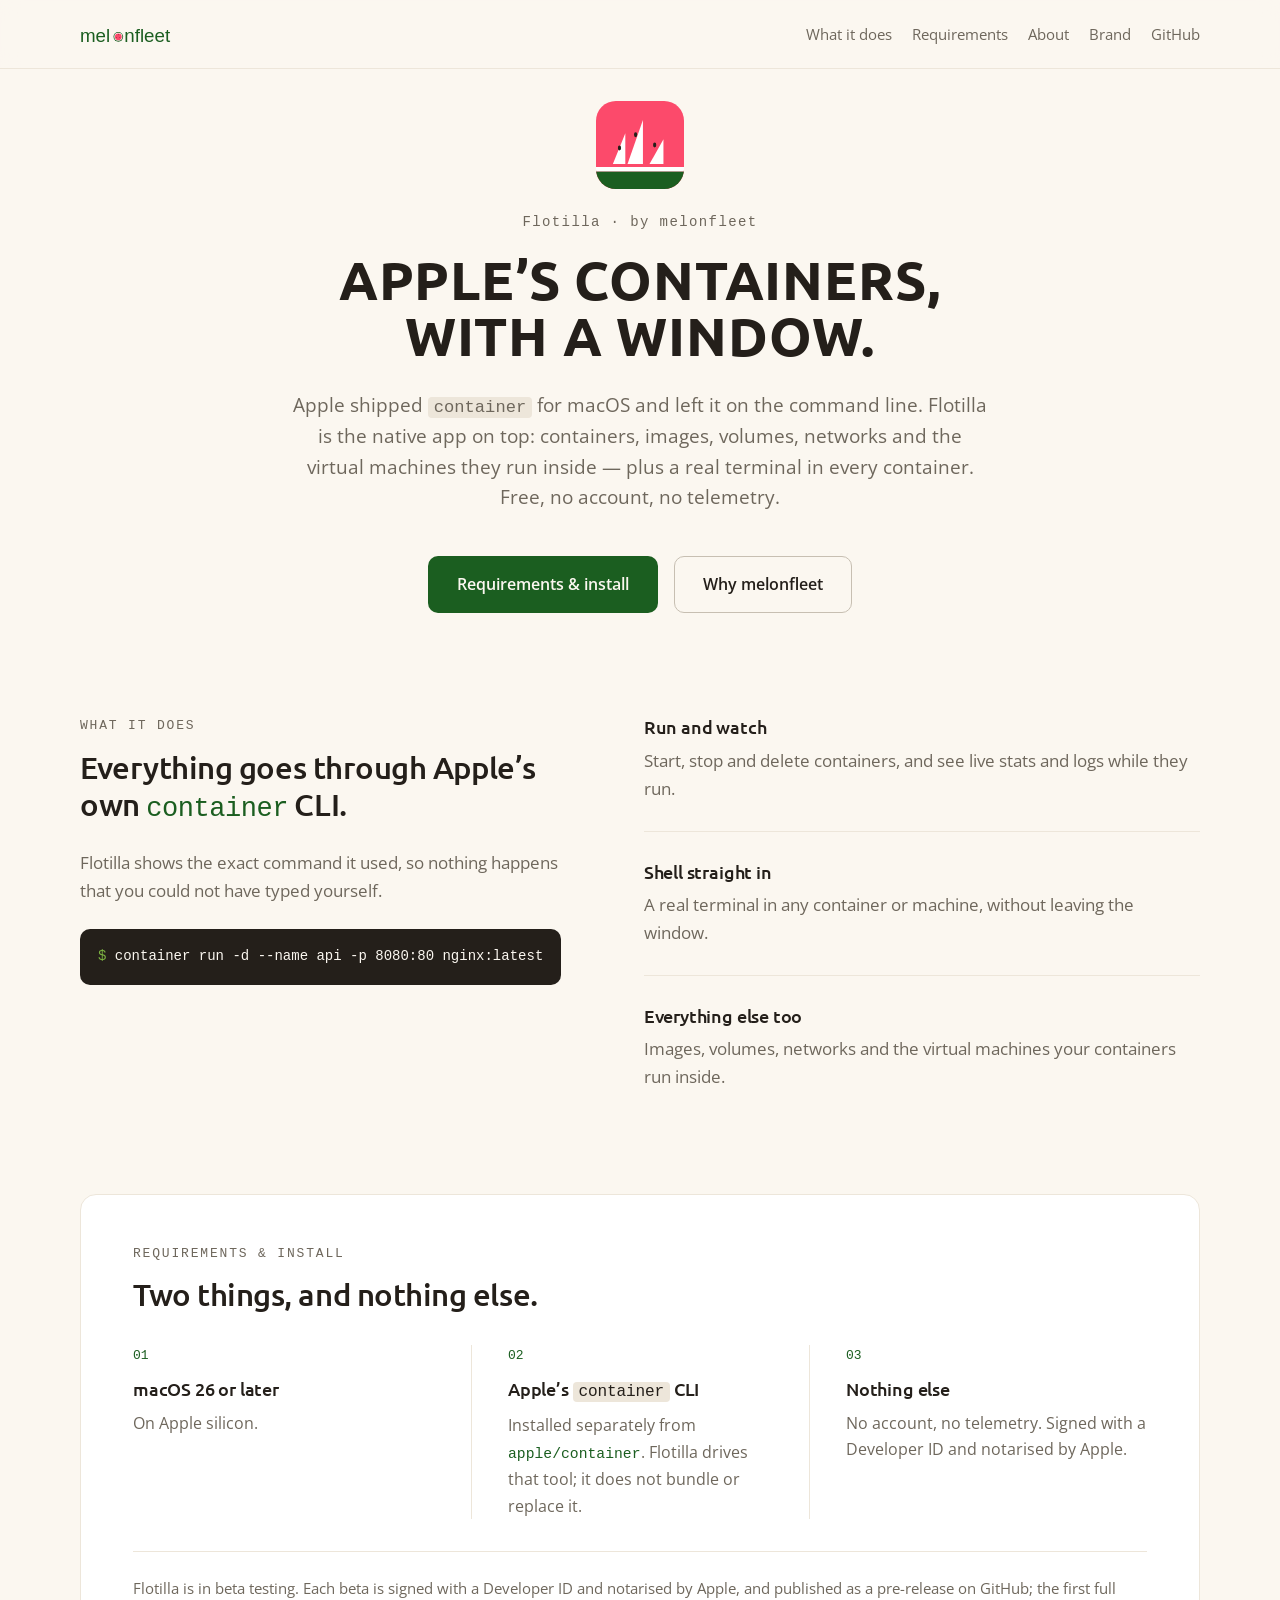
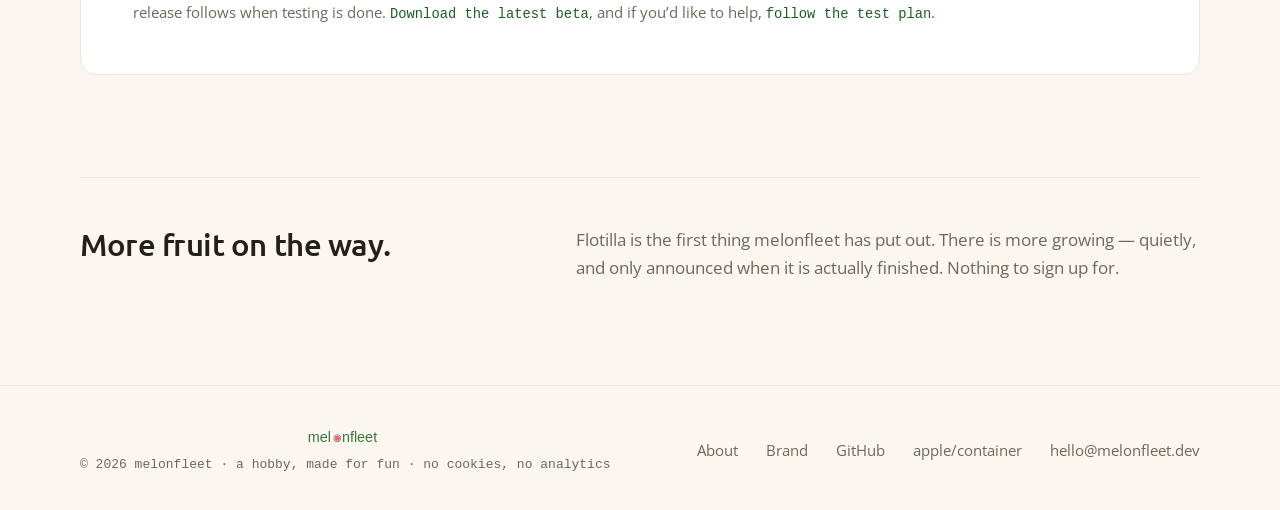
<file: index.html>
<!doctype html>
<html lang="en">
<head>
<meta charset="utf-8">
<meta name="viewport" content="width=device-width, initial-scale=1">
<title>Flotilla — a native macOS app for Apple containers</title>
<meta name="description" content="Flotilla is a native macOS app for managing Apple's container CLI — containers, images, volumes, networks and virtual machines, with an embedded terminal. Free, no account, no telemetry.">
<link rel="icon" href="/favicon.svg" type="image/svg+xml">
<link rel="icon" href="/favicon-96.png" sizes="96x96" type="image/png">
<link rel="apple-touch-icon" href="/apple-touch-icon.png">
<meta name="theme-color" content="#1B5E20">
<link rel="preconnect" href="https://fonts.googleapis.com">
<link rel="preconnect" href="https://fonts.gstatic.com" crossorigin>
<link href="https://fonts.googleapis.com/css2?family=Ubuntu:wght@400;500;700&family=Open+Sans:wght@400;600&family=Ubuntu+Mono&display=swap" rel="stylesheet">
<link rel="stylesheet" href="/style.css">
<!-- Marks that scripting is available, before first paint. The carousel controls are hidden
     without it: an arrow that does nothing is worse than no arrow. -->
<script>document.documentElement.className += ' js';</script>
</head>
<body>
<a class="skip-link" href="#main">Skip to content</a>
<header class="site"><div class="wrap nav">
  <a class="brand" href="/" aria-label="melonfleet home">
    <img src="/assets/melonfleet-wordmark.svg" alt="melonfleet" width="376" height="100">
  </a>
  <button type="button" class="nav-toggle" aria-expanded="false" aria-controls="site-nav" aria-label="Open menu">
    <span class="nav-toggle-bars" aria-hidden="true"><span></span></span>
  </button>
  <nav id="site-nav" class="nav-links">
    <a href="/#what">What it does</a>
    <a href="/#requirements">Requirements</a>
    <a href="/about">About</a>
    <a href="/brand">Brand</a>
    <a href="https://github.com/melonfleet" target="_blank" rel="noopener">GitHub</a>
  </nav>
</div></header>

<main id="main">

  <section class="hero" id="tour">
    <div class="wrap hero-head">
      <img class="hero-icon" src="/assets/icons/flotilla.svg" alt="" width="88" height="88">
      <p class="hero-eyebrow">Flotilla &middot; by melonfleet</p>
      <!-- Uppercased in CSS, not in the markup: the text stays sentence case for screen readers,
           search results and the browser tab, and only the rendering is capitalised. -->
      <h1 class="hero-title">Apple&rsquo;s containers, with a window.</h1>
      <p class="hero-lede">Apple shipped <code>container</code> for macOS and left it on the command line. Flotilla is the native app on top: containers, images, volumes, networks and the virtual machines they run inside &mdash; plus a real terminal in every container. Free, no account, no telemetry.</p>
    </div>

    <!-- The screenshot carousel lived here. Its screenshots were out of date and were removed on
         19 October 2026 (Kamal); new ones come later. The carousel's CSS and script are kept, idle,
         so a new set can drop back in as figures inside a `data-carousel` block. -->

    <div class="wrap hero-foot">
      <div class="hero-actions">
        <a class="btn btn-primary" href="#requirements">Requirements &amp; install</a>
        <a class="btn btn-ghost" href="/about">Why melonfleet</a>
      </div>
    </div>
  </section>

  <section class="wrap section" id="what">
    <div class="split">
      <div class="split-lead">
        <p class="eyebrow">What it does</p>
        <h2>Everything goes through Apple&rsquo;s own <code class="code-accent">container</code> CLI.</h2>
        <p class="split-lead-body">Flotilla shows the exact command it used, so nothing happens that you could not have typed yourself.</p>
        <p class="terminal"><span class="terminal-prompt" aria-hidden="true">$</span> container run -d --name api -p 8080:80 nginx:latest</p>
      </div>
      <div class="points">
        <div class="point">
          <h3>Run and watch</h3>
          <p>Start, stop and delete containers, and see live stats and logs while they run.</p>
        </div>
        <div class="point">
          <h3>Shell straight in</h3>
          <p>A real terminal in any container or machine, without leaving the window.</p>
        </div>
        <div class="point">
          <h3>Everything else too</h3>
          <p>Images, volumes, networks and the virtual machines your containers run inside.</p>
        </div>
      </div>
    </div>
  </section>

  <section class="wrap section" id="requirements">
    <div class="req">
      <div class="req-head">
        <p class="eyebrow">Requirements &amp; install</p>
        <h2>Two things, and nothing else.</h2>
      </div>
      <div class="req-grid">
        <div class="req-item">
          <span class="req-num" aria-hidden="true">01</span>
          <h3>macOS 26 or later</h3>
          <p>On Apple silicon.</p>
        </div>
        <div class="req-item">
          <span class="req-num" aria-hidden="true">02</span>
          <h3>Apple&rsquo;s <code>container</code> CLI</h3>
          <p>Installed separately from <a class="mono-link" href="https://github.com/apple/container" target="_blank" rel="noopener">apple/container</a>. Flotilla drives that tool; it does not bundle or replace it.</p>
        </div>
        <div class="req-item">
          <span class="req-num" aria-hidden="true">03</span>
          <h3>Nothing else</h3>
          <p>No account, no telemetry. Signed with a Developer ID and notarised by Apple.</p>
        </div>
      </div>
      <!-- No version named here, so the line doesn't go stale with each beta (19 October 2026). -->
      <p class="req-note">Flotilla is in beta testing. Each beta is signed with a Developer ID and notarised by Apple, and published as a pre-release on GitHub; the first full release follows when testing is done. <a class="mono-link" href="https://github.com/melonfleet/flotilla/releases" target="_blank" rel="noopener">Download the latest beta</a>, and if you&rsquo;d like to help, <a class="mono-link" href="/flotilla/beta/">follow the test plan</a>.</p>
    </div>
  </section>

  <section class="wrap section">
    <div class="teaser">
      <h2>More fruit on the way.</h2>
      <p>Flotilla is the first thing melonfleet has put out. There is more growing &mdash; quietly, and only announced when it is actually finished. Nothing to sign up for.</p>
    </div>
  </section>

</main>

<footer class="site"><div class="wrap">
  <div class="footer-brand">
    <img src="/assets/melonfleet-wordmark.svg" alt="" width="376" height="100" aria-hidden="true">
    <span>© 2026 melonfleet · a hobby, made for fun · no cookies, no analytics</span>
  </div>
  <nav class="footer-links" aria-label="Footer">
    <a href="/about">About</a>
    <a href="/brand">Brand</a>
    <a href="https://github.com/melonfleet" target="_blank" rel="noopener">GitHub</a>
    <a href="https://github.com/apple/container" target="_blank" rel="noopener">apple/container</a>
    <a href="mailto:hello@melonfleet.dev">hello@melonfleet.dev</a>
  </nav>
</div></footer>
<script>
/* Screenshot tour.
   Deliberately thin: the scroll-snap track is the mechanism. With this script removed the tour is
   still a snapping, swipeable strip — the buttons, dots and counter are an enhancement on top.

   Three things here look like paranoia and are not; each one is a bug that already happened.
   1. Programmatic moves use behavior:'instant'. A smooth scrollTo on a container with
      scroll-snap-type: x mandatory silently did nothing on the engine this was built against —
      scrollLeft stayed put through scrollLeft assignment, scrollBy and smooth scrollTo alike.
   2. The landing is verified and forced, rather than assumed.
   3. Which slide is showing is *read back from the scroll position*, never counted, and the
      controls report their own result instead of waiting for a scroll event — scroll events do not
      fire reliably for programmatic scrolls, which left the dots on slide one for ever. The poll
      is the backstop for touch and trackpad scrolls; setInterval rather than requestAnimationFrame
      because browsers pause rAF on hidden pages, and the controls then go stale. */
(function () {
  document.querySelectorAll('[data-carousel]').forEach(function (root) {
    var track = root.querySelector('[data-track]');
    if (!track) return;
    var slides = Array.prototype.slice.call(track.querySelectorAll('.slide'));
    var dots = Array.prototype.slice.call(root.querySelectorAll('.dot'));
    var counter = root.querySelector('[data-counter]');
    var prev = root.querySelector('[data-prev]');
    var next = root.querySelector('[data-next]');
    if (!slides.length) return;

    var shown = -1;

    function pad(n) { return n < 10 ? '0' + n : String(n); }

    // Load the slide being shown and the ones either side of it.
    //
    // loading="lazy" is the right default and is what a reader with no JavaScript gets, but it does
    // not survive this carousel on its own: after a programmatic scroll of the track, the last
    // slide sits fully inside the viewport — measured at 1116x728 with the page at rest — and the
    // browser still never fetches it. The reader clicks through to the machines shot and gets an
    // empty white frame. So the control that moved the track is also responsible for the picture
    // arriving, rather than trusting an observer that has already been watched not to fire.
    function preload(i) {
      // Clamped, not wrapped: wrapping here would pull the last screenshot on first paint and
      // undo the point of lazy-loading them at all.
      [i - 1, i, i + 1].forEach(function (n) {
        if (n < 0 || n >= slides.length) return;
        var img = slides[n].querySelector('img');
        if (img && img.loading === 'lazy') img.loading = 'eager';
      });
    }

    function currentIndex() {
      var mid = track.scrollLeft + track.clientWidth / 2;
      var best = 0, bestDist = Infinity;
      slides.forEach(function (s, i) {
        var d = Math.abs((s.offsetLeft + s.offsetWidth / 2) - mid);
        if (d < bestDist) { bestDist = d; best = i; }
      });
      return best;
    }

    function sync() {
      if (!track.clientWidth) return;
      var i = currentIndex();
      if (i === shown) return;
      shown = i;
      dots.forEach(function (d, n) {
        if (n === i) d.setAttribute('aria-current', 'true');
        else d.removeAttribute('aria-current');
      });
      if (counter) counter.textContent = pad(i + 1) + ' / ' + pad(slides.length);
    }

    function goTo(i) {
      var n = slides.length;
      var idx = ((i % n) + n) % n;           // wraps, so neither arrow is ever a dead control
      // scrollTo on the track, not scrollIntoView on the slide: the latter also scrolls the page
      // to bring the carousel into view, which yanks the reader around when they click an arrow.
      var left = slides[idx].offsetLeft - track.offsetLeft;
      try { track.scrollTo({ left: left, behavior: 'instant' }); }
      catch (e) { track.scrollLeft = left; }
      if (Math.abs(track.scrollLeft - left) > 2) track.scrollLeft = left;
      preload(idx);
      sync();
      window.setTimeout(sync, 120);
    }

    if (prev) prev.addEventListener('click', function () { goTo(currentIndex() - 1); });
    if (next) next.addEventListener('click', function () { goTo(currentIndex() + 1); });
    dots.forEach(function (d) {
      d.addEventListener('click', function () { goTo(parseInt(d.getAttribute('data-goto'), 10) || 0); });
    });

    track.addEventListener('scroll', sync, { passive: true });
    track.addEventListener('keydown', function (e) {
      if (e.key === 'ArrowRight') { e.preventDefault(); goTo(currentIndex() + 1); }
      else if (e.key === 'ArrowLeft') { e.preventDefault(); goTo(currentIndex() - 1); }
    });

    window.addEventListener('resize', sync);
    window.setInterval(sync, 250);
    sync();
    preload(currentIndex());
  });
})();

/* Mobile navigation. */
(function () {
  var btn = document.querySelector('.nav-toggle');
  var nav = document.getElementById('site-nav');
  if (!btn || !nav) return;
  var mq = window.matchMedia('(max-width: 720px)');

  function setOpen(open) {
    btn.setAttribute('aria-expanded', open ? 'true' : 'false');
    btn.setAttribute('aria-label', open ? 'Close menu' : 'Open menu');
    nav.classList.toggle('is-open', open);
  }

  btn.addEventListener('click', function () {
    setOpen(btn.getAttribute('aria-expanded') !== 'true');
  });

  nav.addEventListener('click', function (e) {
    if (e.target.tagName === 'A' && mq.matches) setOpen(false);
  });

  document.addEventListener('keydown', function (e) {
    if (e.key === 'Escape' && btn.getAttribute('aria-expanded') === 'true') {
      setOpen(false);
      btn.focus();
    }
  });

  function onViewportChange() { if (!mq.matches) setOpen(false); }
  if (mq.addEventListener) mq.addEventListener('change', onViewportChange);
  else if (mq.addListener) mq.addListener(onViewportChange);
})();
</script>
</body>
</html>
</file>
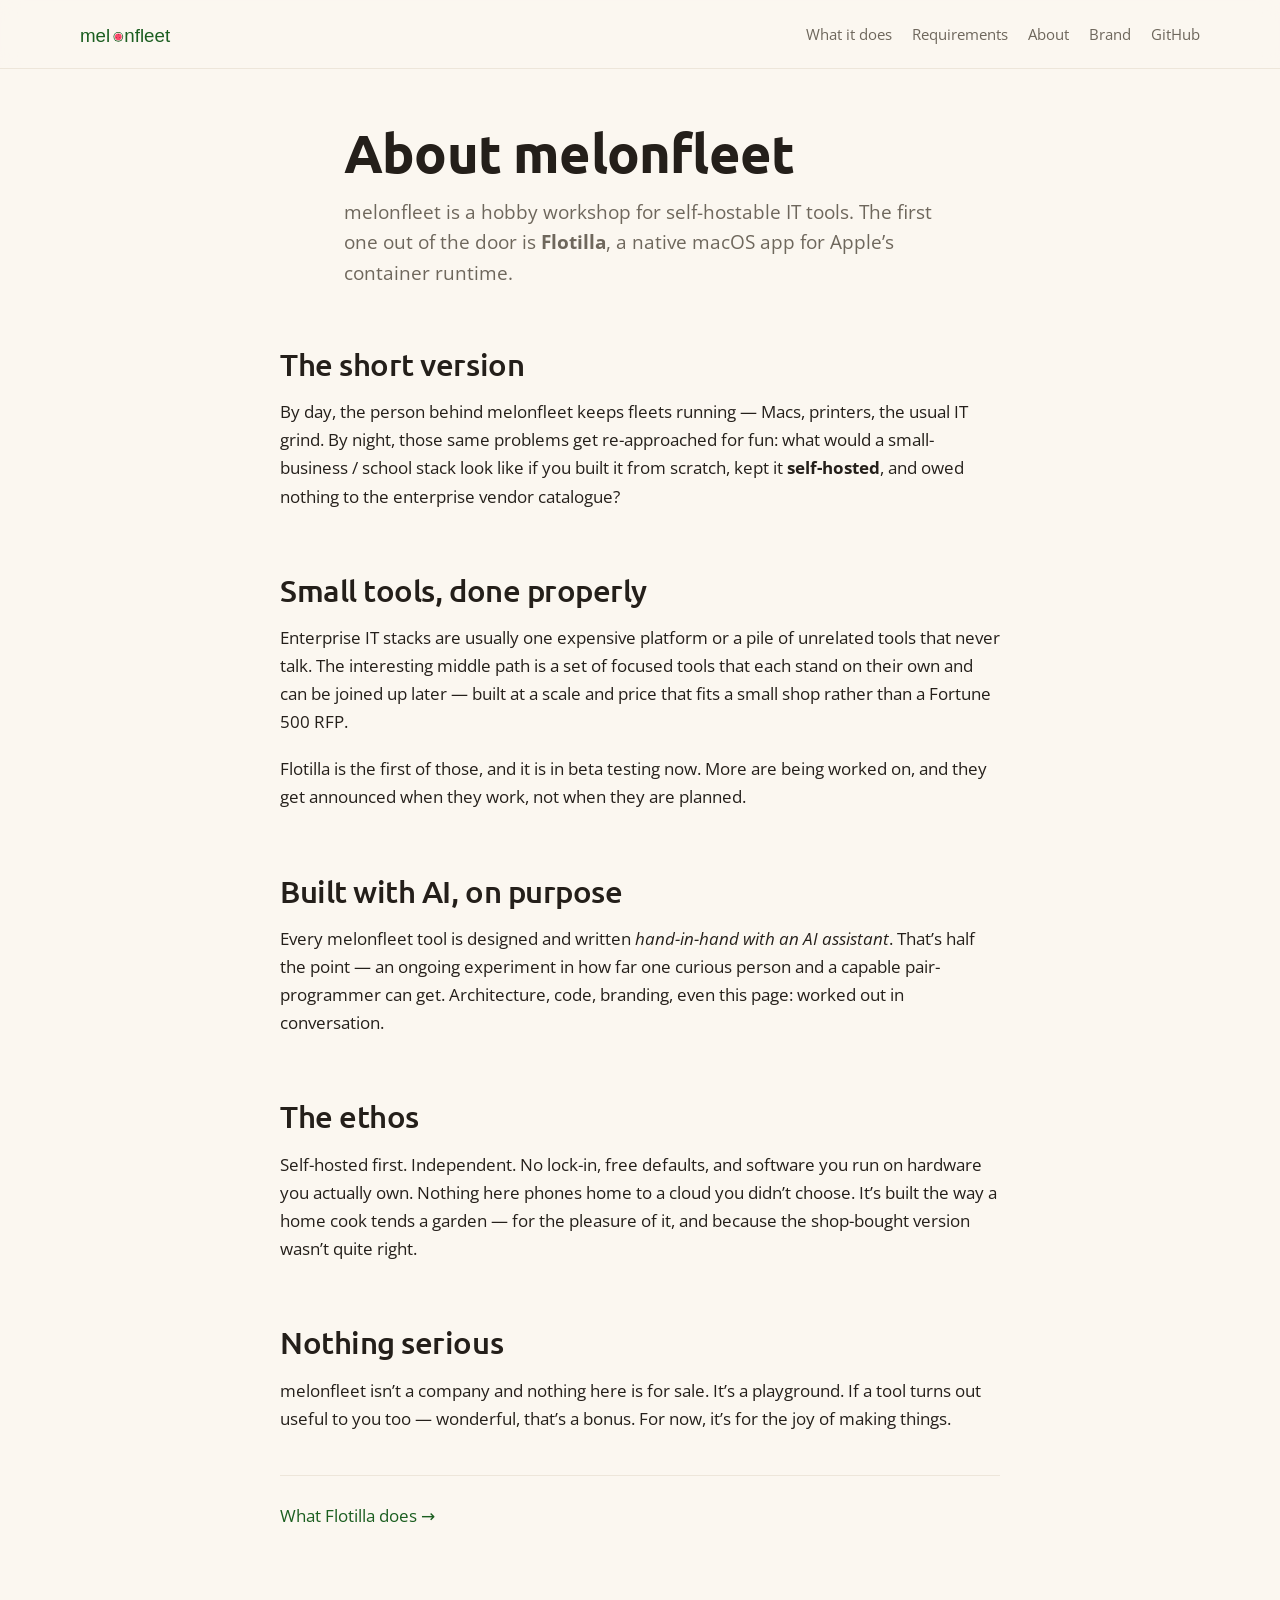
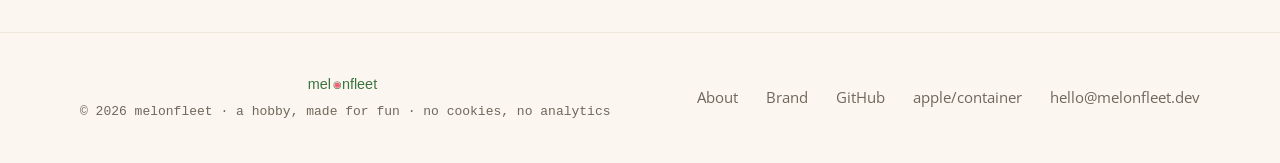
<file: about.html>
<!doctype html>
<html lang="en">
<head>
<meta charset="utf-8">
<meta name="viewport" content="width=device-width, initial-scale=1">
<title>About — melonfleet</title>
<meta name="description" content="The story behind melonfleet: a hobby project building a federated suite of self-hosted IT and help-desk tools, hand-in-hand with AI.">
<link rel="icon" href="/favicon.svg" type="image/svg+xml">
<link rel="icon" href="/favicon-96.png" sizes="96x96" type="image/png">
<link rel="apple-touch-icon" href="/apple-touch-icon.png">
<meta name="theme-color" content="#1B5E20">
<link rel="preconnect" href="https://fonts.googleapis.com">
<link rel="preconnect" href="https://fonts.gstatic.com" crossorigin>
<link href="https://fonts.googleapis.com/css2?family=Ubuntu:wght@400;500;700&family=Open+Sans:wght@400;600&family=Ubuntu+Mono&display=swap" rel="stylesheet">
<link rel="stylesheet" href="/style.css">
</head>
<body>
<a class="skip-link" href="#main">Skip to content</a>
<header class="site"><div class="wrap nav">
  <a class="brand" href="/" aria-label="melonfleet home">
    <img src="/assets/melonfleet-wordmark.svg" alt="melonfleet" width="376" height="100">
  </a>
  <button type="button" class="nav-toggle" aria-expanded="false" aria-controls="site-nav" aria-label="Open menu">
    <span class="nav-toggle-bars" aria-hidden="true"><span></span></span>
  </button>
  <nav id="site-nav" class="nav-links">
    <a href="/#what">What it does</a>
    <a href="/#requirements">Requirements</a>
    <a href="/about">About</a>
    <a href="/brand">Brand</a>
    <a href="https://github.com/melonfleet" target="_blank" rel="noopener">GitHub</a>
  </nav>
</div></header>

<main id="main" class="wrap wrap-narrow page-body">
  <header class="page-intro">
    <h1>About melonfleet</h1>
    <p class="lead">melonfleet is a hobby workshop for self-hostable IT tools. The first one out of the door is <strong>Flotilla</strong>, a native macOS app for Apple&rsquo;s container runtime.</p>
  </header>

  <h2>The short version</h2>
  <p>By day, the person behind melonfleet keeps fleets running — Macs, printers, the usual IT grind. By night, those same problems get re-approached for fun: what would a small-business / school stack look like if you built it from scratch, kept it <strong>self-hosted</strong>, and owed nothing to the enterprise vendor catalogue?</p>

  <h2>Small tools, done properly</h2>
  <p>Enterprise IT stacks are usually one expensive platform or a pile of unrelated tools that never talk. The interesting middle path is a set of focused tools that each stand on their own and can be joined up later — built at a scale and price that fits a small shop rather than a Fortune 500 RFP.</p>
  <p>Flotilla is the first of those, and it is in beta testing now. More are being worked on, and they get announced when they work, not when they are planned.</p>

  <h2>Built with AI, on purpose</h2>
  <p>Every melonfleet tool is designed and written <em>hand-in-hand with an AI assistant</em>. That’s half the point — an ongoing experiment in how far one curious person and a capable pair-programmer can get. Architecture, code, branding, even this page: worked out in conversation.</p>

  <h2>The ethos</h2>
  <p>Self-hosted first. Independent. No lock-in, free defaults, and software you run on hardware you actually own. Nothing here phones home to a cloud you didn’t choose. It’s built the way a home cook tends a garden — for the pleasure of it, and because the shop-bought version wasn’t quite right.</p>

  <h2>Nothing serious</h2>
  <p>melonfleet isn’t a company and nothing here is for sale. It’s a playground. If a tool turns out useful to you too — wonderful, that’s a bonus. For now, it’s for the joy of making things.</p>

  <p class="page-links"><a href="/#what">What Flotilla does →</a></p>
</main>

<footer class="site"><div class="wrap">
  <div class="footer-brand">
    <img src="/assets/melonfleet-wordmark.svg" alt="" width="376" height="100" aria-hidden="true">
    <span>© 2026 melonfleet · a hobby, made for fun · no cookies, no analytics</span>
  </div>
  <nav class="footer-links" aria-label="Footer">
    <a href="/about">About</a>
    <a href="/brand">Brand</a>
    <a href="https://github.com/melonfleet" target="_blank" rel="noopener">GitHub</a>
    <a href="https://github.com/apple/container" target="_blank" rel="noopener">apple/container</a>
    <a href="mailto:hello@melonfleet.dev">hello@melonfleet.dev</a>
  </nav>
</div></footer>
<script>
(function () {
  var btn = document.querySelector('.nav-toggle');
  var nav = document.getElementById('site-nav');
  if (!btn || !nav) return;
  var mq = window.matchMedia('(max-width: 720px)');

  function setOpen(open) {
    btn.setAttribute('aria-expanded', open ? 'true' : 'false');
    btn.setAttribute('aria-label', open ? 'Close menu' : 'Open menu');
    nav.classList.toggle('is-open', open);
  }

  btn.addEventListener('click', function () {
    setOpen(btn.getAttribute('aria-expanded') !== 'true');
  });

  nav.addEventListener('click', function (e) {
    if (e.target.tagName === 'A' && mq.matches) setOpen(false);
  });

  document.addEventListener('keydown', function (e) {
    if (e.key === 'Escape' && btn.getAttribute('aria-expanded') === 'true') {
      setOpen(false);
      btn.focus();
    }
  });

  function onViewportChange() {
    if (!mq.matches) setOpen(false);
  }
  if (mq.addEventListener) mq.addEventListener('change', onViewportChange);
  else if (mq.addListener) mq.addListener(onViewportChange);
})();
</script>
</body>
</html>
</file>
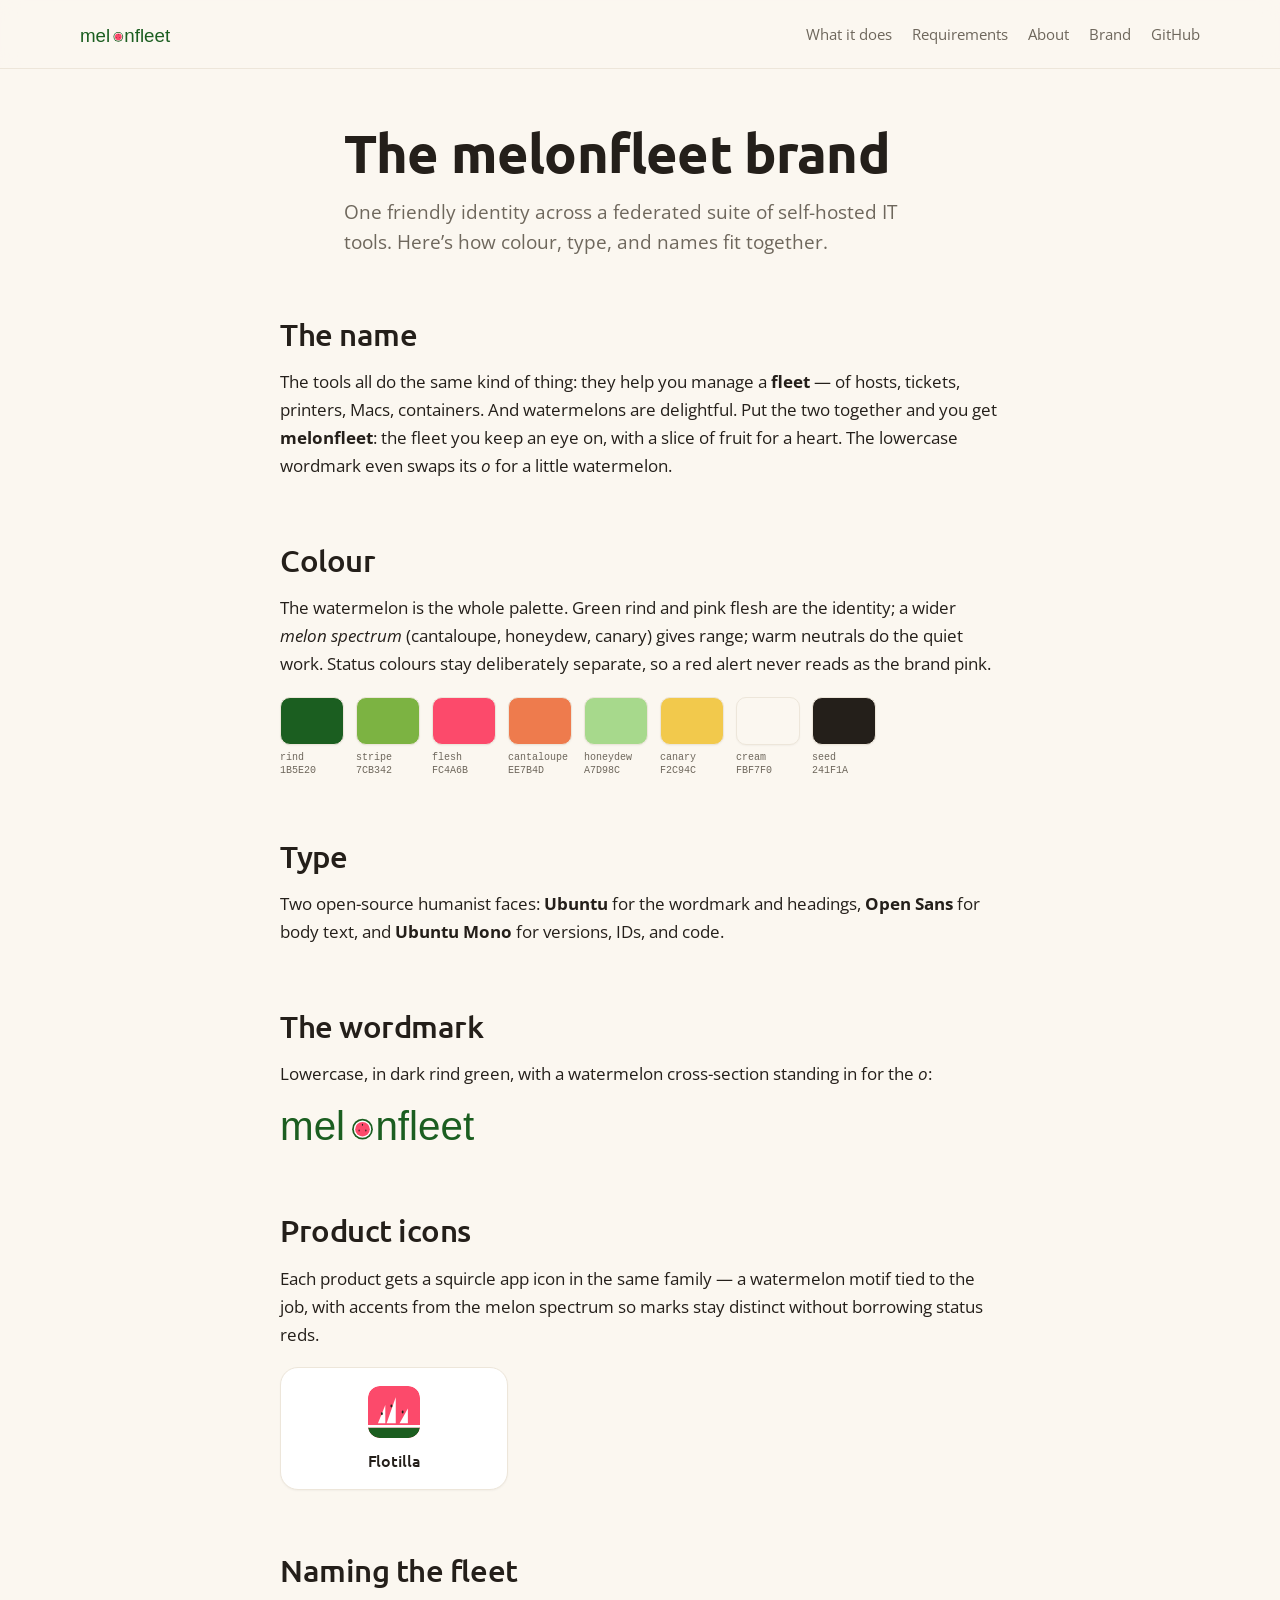
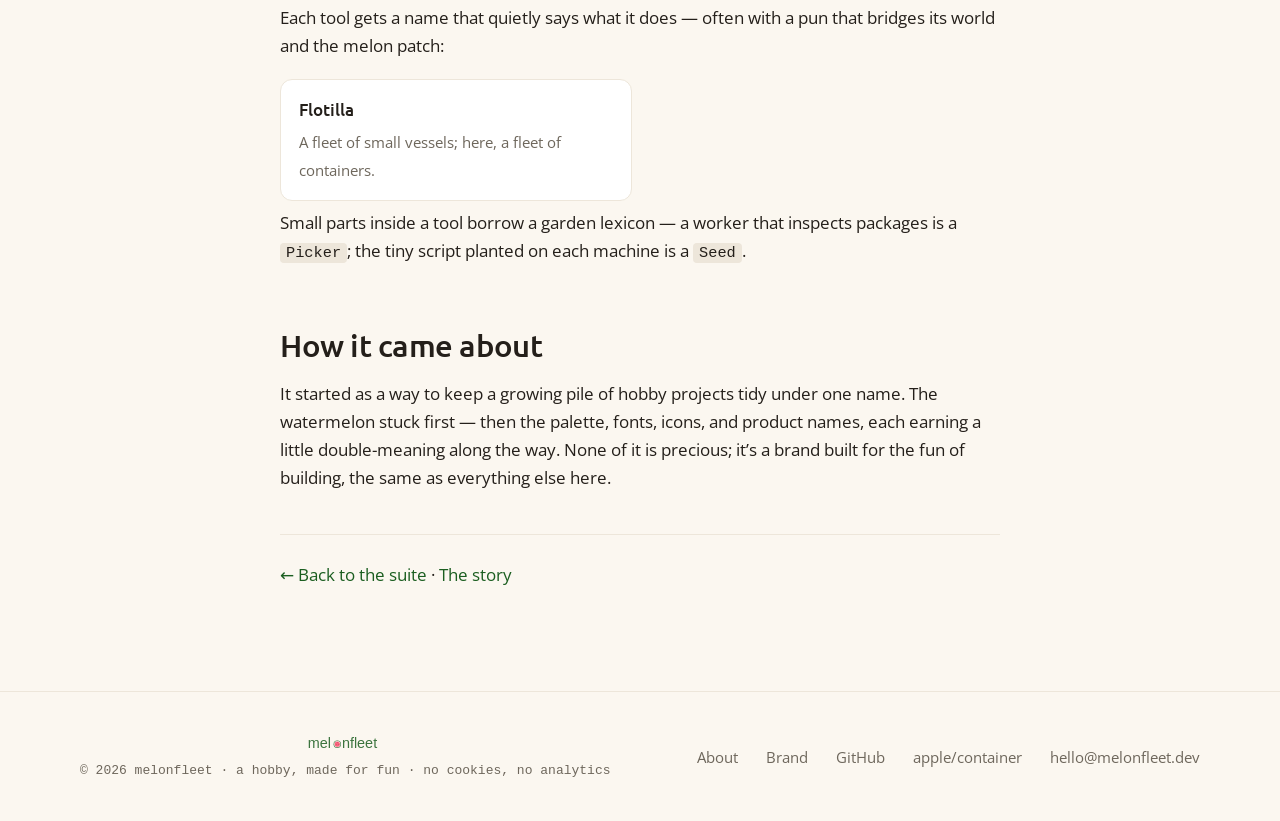
<file: brand.html>
<!doctype html>
<html lang="en">
<head>
<meta charset="utf-8">
<meta name="viewport" content="width=device-width, initial-scale=1">
<title>Brand — melonfleet</title>
<meta name="description" content="The melonfleet brand: watermelon palette, Ubuntu + Open Sans type, the wordmark, product icons, and how the suite names came about.">
<link rel="icon" href="/favicon.svg" type="image/svg+xml">
<link rel="icon" href="/favicon-96.png" sizes="96x96" type="image/png">
<link rel="apple-touch-icon" href="/apple-touch-icon.png">
<meta name="theme-color" content="#1B5E20">
<link rel="preconnect" href="https://fonts.googleapis.com">
<link rel="preconnect" href="https://fonts.gstatic.com" crossorigin>
<link href="https://fonts.googleapis.com/css2?family=Ubuntu:wght@400;500;700&family=Open+Sans:wght@400;600&family=Ubuntu+Mono&display=swap" rel="stylesheet">
<link rel="stylesheet" href="/style.css">
</head>
<body>
<a class="skip-link" href="#main">Skip to content</a>
<header class="site"><div class="wrap nav">
  <a class="brand" href="/" aria-label="melonfleet home">
    <img src="/assets/melonfleet-wordmark.svg" alt="melonfleet" width="376" height="100">
  </a>
  <button type="button" class="nav-toggle" aria-expanded="false" aria-controls="site-nav" aria-label="Open menu">
    <span class="nav-toggle-bars" aria-hidden="true"><span></span></span>
  </button>
  <nav id="site-nav" class="nav-links">
    <a href="/#what">What it does</a>
    <a href="/#requirements">Requirements</a>
    <a href="/about">About</a>
    <a href="/brand">Brand</a>
    <a href="https://github.com/melonfleet" target="_blank" rel="noopener">GitHub</a>
  </nav>
</div></header>

<main id="main" class="wrap wrap-narrow page-body">
  <header class="page-intro">
    <h1>The melonfleet brand</h1>
    <p class="lead">One friendly identity across a federated suite of self-hosted IT tools. Here’s how colour, type, and names fit together.</p>
  </header>

  <h2>The name</h2>
  <p>The tools all do the same kind of thing: they help you manage a <strong>fleet</strong> — of hosts, tickets, printers, Macs, containers. And watermelons are delightful. Put the two together and you get <strong>melonfleet</strong>: the fleet you keep an eye on, with a slice of fruit for a heart. The lowercase wordmark even swaps its <em>o</em> for a little watermelon.</p>

  <h2>Colour</h2>
  <p>The watermelon is the whole palette. Green rind and pink flesh are the identity; a wider <em>melon spectrum</em> (cantaloupe, honeydew, canary) gives range; warm neutrals do the quiet work. Status colours stay deliberately separate, so a red alert never reads as the brand pink.</p>
  <div class="swatches" aria-label="Brand colour swatches">
    <span class="sw"><i style="background:#1B5E20"></i><span>rind<br>1B5E20</span></span>
    <span class="sw"><i style="background:#7CB342"></i><span>stripe<br>7CB342</span></span>
    <span class="sw"><i style="background:#FC4A6B"></i><span>flesh<br>FC4A6B</span></span>
    <span class="sw"><i style="background:#EE7B4D"></i><span>cantaloupe<br>EE7B4D</span></span>
    <span class="sw"><i style="background:#A7D98C"></i><span>honeydew<br>A7D98C</span></span>
    <span class="sw"><i style="background:#F2C94C"></i><span>canary<br>F2C94C</span></span>
    <span class="sw"><i style="background:#FBF7F0"></i><span>cream<br>FBF7F0</span></span>
    <span class="sw"><i style="background:#241F1A"></i><span>seed<br>241F1A</span></span>
  </div>

  <h2>Type</h2>
  <p>Two open-source humanist faces: <strong>Ubuntu</strong> for the wordmark and headings, <strong>Open Sans</strong> for body text, and <strong>Ubuntu Mono</strong> for versions, IDs, and code.</p>

  <h2>The wordmark</h2>
  <p style="margin-bottom:0.4em">Lowercase, in dark rind green, with a watermelon cross-section standing in for the <em>o</em>:</p>
  <img class="wordmark" src="/assets/melonfleet-wordmark.svg" alt="melonfleet wordmark" width="376" height="100">

  <h2>Product icons</h2>
  <p>Each product gets a squircle app icon in the same family — a watermelon motif tied to the job, with accents from the melon spectrum so marks stay distinct without borrowing status reds.</p>
  <div class="grid" style="margin-top:16px" aria-label="Product icons">
    <article class="card icon-card">
      <img class="card-icon" src="/assets/icons/flotilla.svg" alt="Flotilla icon" width="120" height="120">
      <h3>Flotilla</h3>
    </article>
  </div>

  <h2>Naming the fleet</h2>
  <p>Each tool gets a name that quietly says what it does — often with a pun that bridges its world and the melon patch:</p>
  <ul class="name-grid">
    <li><strong>Flotilla</strong><span>A fleet of small vessels; here, a fleet of containers.</span></li>
  </ul>
  <p>Small parts inside a tool borrow a garden lexicon — a worker that inspects packages is a <code>Picker</code>; the tiny script planted on each machine is a <code>Seed</code>.</p>

  <h2>How it came about</h2>
  <p>It started as a way to keep a growing pile of hobby projects tidy under one name. The watermelon stuck first — then the palette, fonts, icons, and product names, each earning a little double-meaning along the way. None of it is precious; it’s a brand built for the fun of building, the same as everything else here.</p>

  <p class="page-links"><a href="/">← Back to the suite</a> · <a href="/about">The story</a></p>
</main>

<footer class="site"><div class="wrap">
  <div class="footer-brand">
    <img src="/assets/melonfleet-wordmark.svg" alt="" width="376" height="100" aria-hidden="true">
    <span>© 2026 melonfleet · a hobby, made for fun · no cookies, no analytics</span>
  </div>
  <nav class="footer-links" aria-label="Footer">
    <a href="/about">About</a>
    <a href="/brand">Brand</a>
    <a href="https://github.com/melonfleet" target="_blank" rel="noopener">GitHub</a>
    <a href="https://github.com/apple/container" target="_blank" rel="noopener">apple/container</a>
    <a href="mailto:hello@melonfleet.dev">hello@melonfleet.dev</a>
  </nav>
</div></footer>
<script>
(function () {
  var btn = document.querySelector('.nav-toggle');
  var nav = document.getElementById('site-nav');
  if (!btn || !nav) return;
  var mq = window.matchMedia('(max-width: 720px)');

  function setOpen(open) {
    btn.setAttribute('aria-expanded', open ? 'true' : 'false');
    btn.setAttribute('aria-label', open ? 'Close menu' : 'Open menu');
    nav.classList.toggle('is-open', open);
  }

  btn.addEventListener('click', function () {
    setOpen(btn.getAttribute('aria-expanded') !== 'true');
  });

  nav.addEventListener('click', function (e) {
    if (e.target.tagName === 'A' && mq.matches) setOpen(false);
  });

  document.addEventListener('keydown', function (e) {
    if (e.key === 'Escape' && btn.getAttribute('aria-expanded') === 'true') {
      setOpen(false);
      btn.focus();
    }
  });

  function onViewportChange() {
    if (!mq.matches) setOpen(false);
  }
  if (mq.addEventListener) mq.addEventListener('change', onViewportChange);
  else if (mq.addListener) mq.addListener(onViewportChange);
})();
</script>
</body>
</html>
</file>
<file: style.css>
/* melonfleet.dev
   Type scale and spacing rhythm from the launch-page design (artboard 1d):
   4px base; steps 8 · 12 · 18 · 24 · 32 · 44 · 64 · 112. Section gap 112 desktop, 64 mobile.
   Gutter 64 / 20. Content column 1120. */

:root{
  --rind:#1B5E20; --stripe:#7CB342; --flesh:#FC4A6B; --flesh-deep:#E63956;
  --cantaloupe:#EE7B4D; --honeydew:#A7D98C; --canary:#F2C94C;
  --seed:#241F1A; --cream:#FBF7F0; --sand:#EDE6DA; --stone:#C7BFB2; --slate:#6E675C;
  --pith:#FFFFFF;
  --success:#1D9E75; --warning:#E5A100; --danger:#C9302C; --info:#2C7A7B;

  --content:1120px;
  --page-pad:clamp(20px, 5vw, 64px);
  --section-gap:clamp(64px, 8vw, 112px);
  --nav-bp:720px;
  --radius:14px;
  --radius-lg:18px;
  --shadow-sm:0 1px 2px rgba(36,31,26,0.04);
  --shadow-md:0 12px 32px rgba(36,31,26,0.08);
  --ease:cubic-bezier(0.22, 1, 0.36, 1);
}
*{box-sizing:border-box;}
html{scroll-behavior:smooth;}
body{
  margin:0;
  background:var(--cream);
  color:var(--seed);
  font-family:'Open Sans',system-ui,sans-serif;
  font-size:clamp(1rem, 0.4vw + 0.9rem, 1.0625rem);
  line-height:1.65;
  -webkit-font-smoothing:antialiased;
}
img{max-width:100%;height:auto;display:block;}

/* Centred content column — header, sections, footer */
.wrap{
  width:100%;
  max-width:calc(var(--content) + var(--page-pad) * 2);
  margin-inline:auto;
  padding-inline:var(--page-pad);
}
.wrap-narrow{--content:720px;}

/* rind, not flesh-deep. flesh-deep on cream measures 3.87:1 and on white 4.13:1, both under
   AA's 4.5:1 for body-sized text; rind is 7.37:1 on cream and 7.87:1 on white. BRAND.md lists
   flesh-deep for links, so this is a deliberate departure on contrast grounds and stays inside
   the palette rather than inventing a darker pink. */
a{color:var(--rind);text-decoration:none;}
a:hover{text-decoration:underline;}
a:focus-visible,
button:focus-visible,
.nav-toggle:focus-visible{
  outline:2px solid var(--rind);
  outline-offset:3px;
  border-radius:4px;
}

h1,h2,h3{
  font-family:'Ubuntu',sans-serif;
  font-weight:500;
  color:var(--seed);
  text-wrap:pretty;
}
h1{font-size:clamp(1.9375rem, 4.2vw, 3.75rem);font-weight:700;line-height:1.04;letter-spacing:-0.015em;margin:0 0 16px;}
h2{font-size:clamp(1.4375rem, 2.4vw, 2.125rem);line-height:1.2;letter-spacing:-0.015em;margin:0 0 0.5em;}
h3{font-size:clamp(1.0625rem, 1.4vw, 1.25rem);line-height:1.3;letter-spacing:-0.01em;margin:0 0 6px;}
p{margin:0 0 1.1em;}
.lead{font-size:clamp(1.05rem, 2.2vw, 1.1875rem);color:var(--slate);max-width:64ch;line-height:1.6;}
.muted{color:var(--slate);}
code,.mono{
  font-family:'Ubuntu Mono',monospace;
  font-size:0.9em;
  background:var(--sand);
  padding:1px 6px;
  border-radius:4px;
}
.mono{background:transparent;padding:0;color:var(--seed);}
.code-accent{color:var(--rind);background:transparent;padding:0;font-size:0.88em;}
.mono-link{font-family:'Ubuntu Mono',monospace;font-size:0.92em;}

/* Section eyebrow — mono, tracked, uppercase. */
.eyebrow{
  margin:0 0 12px;
  font-family:'Ubuntu Mono',monospace;
  font-size:0.8125rem;
  letter-spacing:0.14em;
  text-transform:uppercase;
  color:var(--slate);
}

.section{padding-block:var(--section-gap) 0;}

/* Skip link */
.skip-link{
  position:absolute;left:var(--page-pad);top:0;
  transform:translateY(-120%);
  background:var(--rind);color:#fff;
  padding:10px 16px;border-radius:0 0 8px 8px;
  font-family:'Ubuntu',sans-serif;font-weight:500;font-size:14px;
  z-index:100;text-decoration:none;
  transition:transform .2s var(--ease);
}
.skip-link:focus{transform:translateY(0);outline-offset:2px;}

/* ── Header / nav ── */
header.site{
  border-bottom:1px solid var(--sand);
  background:rgba(251,247,240,0.9);
  backdrop-filter:saturate(140%) blur(10px);
  -webkit-backdrop-filter:saturate(140%) blur(10px);
  position:sticky;top:0;z-index:40;
}
.nav{
  display:flex;
  align-items:center;
  justify-content:space-between;
  gap:16px;
  min-height:68px;
}
.nav .brand{display:inline-flex;align-items:center;flex-shrink:0;z-index:2;}
.nav .brand img{height:26px;width:auto;max-width:min(100%,168px);}
.nav .brand:hover{opacity:0.85;text-decoration:none;}
.nav .brand:focus-visible{border-radius:6px;}

/* Hamburger — hidden on desktop */
.nav-toggle{
  display:none;
  align-items:center;
  justify-content:center;
  width:44px;height:44px;
  margin:0;padding:0;
  border:1px solid var(--stone);
  border-radius:10px;
  background:var(--pith);
  color:var(--rind);
  cursor:pointer;
  flex-shrink:0;
  z-index:2;
  transition:border-color .15s ease, background .15s ease;
}
.nav-toggle:hover{border-color:var(--rind);background:rgba(27,94,32,0.04);}
.nav-toggle-bars{display:block;width:18px;height:12px;position:relative;}
.nav-toggle-bars::before,
.nav-toggle-bars::after,
.nav-toggle-bars span{
  position:absolute;left:0;right:0;
  height:2px;background:currentColor;border-radius:1px;
  transition:transform .2s var(--ease), top .2s var(--ease), opacity .15s ease;
}
.nav-toggle-bars::before{content:"";top:0;}
.nav-toggle-bars::after{content:"";top:10px;}
.nav-toggle-bars span{top:5px;display:block;}
.nav-toggle[aria-expanded="true"] .nav-toggle-bars span{opacity:0;}
.nav-toggle[aria-expanded="true"] .nav-toggle-bars::before{top:5px;transform:rotate(45deg);}
.nav-toggle[aria-expanded="true"] .nav-toggle-bars::after{top:5px;transform:rotate(-45deg);}

.nav-links{
  display:flex;flex-wrap:wrap;align-items:center;justify-content:flex-end;
  gap:0 20px;
}
.nav-links a{
  color:var(--slate);
  font-family:'Open Sans',sans-serif;
  font-size:0.9375rem;
  min-height:44px;
  display:inline-flex;align-items:center;
  transition:color .15s ease;
}
.nav-links a:hover,
.nav-links a[aria-current="page"]{color:var(--seed);text-decoration:none;}

.wordmark{height:56px;width:auto;max-width:100%;margin:6px 0 8px;}

/* ── Hero ──
   Rhythm: icon → 22 → eyebrow → 18 → headline → 26 → lede → 40 → carousel → 44 → buttons. */
.hero{padding-block:32px 0;}
.hero-head{display:flex;flex-direction:column;align-items:center;text-align:center;}
.hero-icon{height:88px;width:88px;margin:0;}
.hero-eyebrow{
  margin:22px 0 0;
  font-family:'Ubuntu Mono',monospace;
  font-size:0.875rem;
  letter-spacing:0.1em;
  color:var(--slate);
}
/* The headline, capitalised in rendering only.
   Caps need three adjustments or they just shout: extra letter-spacing (capitals set tighter than
   lowercase at the same tracking), a smaller size than the equivalent sentence-case h1 (60 rather
   than ~72, since caps occupy the full cap-height), and a tighter line-height. */
/* 20ch, not the artboard's 15ch. At 15ch the headline stacks to four lines and pushes the tour
   down to y=706, leaving 194px of a 730px screenshot above a 900px fold — 27% of the thing the
   page is actually selling. 20ch breaks it to two balanced lines and the carousel starts at 565,
   so 335px shows. The 60px size and the +0.015em tracking are kept exactly as specified: the
   measure was the cheaper thing to give up. */
.hero-title{
  margin:18px 0 0;
  text-transform:uppercase;
  letter-spacing:0.015em;
  line-height:1.04;
  max-width:20ch;
}
.hero-lede{
  margin:26px 0 0;
  font-size:clamp(1rem, 1.1vw + 0.65rem, 1.1875rem);
  line-height:1.6;
  color:var(--slate);
  max-width:64ch;
}
.hero-foot{display:flex;flex-direction:column;align-items:center;}
.hero-actions{display:flex;flex-wrap:wrap;justify-content:center;gap:16px;margin-top:44px;}
.hero-status{
  margin:18px 0 0;
  font-family:'Ubuntu Mono',monospace;
  font-size:0.8125rem;
  color:var(--slate);
  text-align:center;
}

.btn{
  display:inline-flex;align-items:center;justify-content:center;gap:8px;
  font-family:'Open Sans',sans-serif;font-weight:600;font-size:1rem;
  min-height:48px;
  padding:14px 28px;border-radius:10px;
  border:1px solid transparent;text-decoration:none;
  transition:background .18s ease, color .18s ease, border-color .18s ease;
}
.btn:hover{text-decoration:none;}
.btn-primary{background:var(--rind);color:var(--cream);}
.btn-primary:hover{background:#164A19;color:var(--cream);}
.btn-ghost{background:transparent;color:var(--seed);border-color:var(--stone);}
.btn-ghost:hover{border-color:var(--seed);color:var(--seed);}

/* ── Screenshot tour ──
   Built on scroll-snap rather than transforms. Three reasons: with JavaScript off it is still a
   scrollable, snapping gallery instead of one frozen image; a trackpad swipe and a touch drag work
   for free, which a transform carousel has to reimplement badly; and the browser keeps track of
   which slide is showing, so the dots are derived from real scroll position rather than from a
   counter that drifts out of sync with what is on screen. */
.carousel{
  margin-top:40px;
  width:100%;
  max-width:calc(var(--content) + var(--page-pad) * 2);
  margin-inline:auto;
  padding-inline:var(--page-pad);
}
.carousel-track{
  display:flex;
  overflow-x:auto;
  overscroll-behavior-x:contain;
  scroll-snap-type:x mandatory;
}
/* The scrollbar is noise once the dots, arrows and counter say where you are — but those only
   exist when the script runs, so without it the scrollbar stays as the visible affordance. */
.js .carousel-track{scrollbar-width:none;}
.js .carousel-track::-webkit-scrollbar{display:none;}
.carousel-track:focus-visible{outline:2px solid var(--rind);outline-offset:4px;border-radius:12px;}

.slide{
  margin:0;
  flex:0 0 100%;
  scroll-snap-align:start;
  /* Padding rather than gap: a gap on a snapping track leaves a sliver of the neighbour visible at
     rest, which reads as a rendering fault rather than a hint. */
  padding:0 1px;
  display:flex;flex-direction:column;gap:20px;
}
.shot{
  width:100%;
  aspect-ratio:1440 / 940;
  background:var(--pith);
  border:1px solid var(--stone);
  border-radius:12px;
  overflow:hidden;
}
.shot img{width:100%;height:100%;object-fit:cover;object-position:left top;}
.slide figcaption{
  margin:0 auto;
  max-width:78ch;
  text-align:center;
  font-size:1rem;
  line-height:1.6;
  color:var(--slate);
  /* Reserves room for the longest caption so the section does not change height between slides. */
  min-height:52px;
}
.slide figcaption strong{
  font-family:'Ubuntu',sans-serif;font-weight:500;font-size:1.0625rem;color:var(--seed);
}

/* Hidden until the script that drives them has run: an arrow that does nothing is worse than no
   arrow, and the scroll-snap strip is still swipeable and scrollable on its own. */
.carousel-controls{display:none;align-items:center;justify-content:center;gap:24px;margin-top:20px;}
.js .carousel-controls{display:flex;}
.carousel-btn{
  display:inline-flex;align-items:center;justify-content:center;
  width:40px;height:40px;padding:0;
  border:1px solid var(--stone);border-radius:99px;
  background:var(--pith);color:var(--seed);
  font-family:'Ubuntu Mono',monospace;font-size:15px;line-height:1;
  cursor:pointer;transition:border-color .15s ease, color .15s ease;
}
.carousel-btn:hover{border-color:var(--rind);color:var(--rind);}
.carousel-dots{display:flex;align-items:center;gap:8px;}
/* Inactive dots are slate, not stone. Stone on cream measures 1.71:1 — below the 3:1 WCAG asks
   of a user-interface component, so the dot would be a control you cannot reliably see. Slate is
   5.23:1 and still reads as secondary, because the active dot is separated by width as well as
   colour rather than by colour alone. */
.dot{
  width:8px;height:8px;padding:0;border:none;border-radius:99px;
  background:var(--slate);cursor:pointer;
  transition:width .12s cubic-bezier(0.2,0,0,1), background .12s ease;
}
.dot:hover{background:var(--seed);}
.dot[aria-current="true"]{width:26px;background:var(--rind);}
.carousel-counter{
  font-family:'Ubuntu Mono',monospace;font-size:0.8125rem;letter-spacing:0.08em;
  color:var(--slate);margin-left:8px;
}

/* ── What it does ── */
.split{display:grid;grid-template-columns:minmax(0,1fr) minmax(0,1.15fr);gap:80px;align-items:start;}
.split-lead{display:flex;flex-direction:column;}
.split-lead h2{margin:0;}
.split-lead-body{margin:24px 0 0;color:var(--slate);}
.terminal{
  margin:24px 0 0;
  /* Two separate things, both needed. min-width:0 lets the box shrink inside its flex/grid parent
     instead of forcing the column open to the width of a line that must not wrap — at 360px that
     pushed the whole page into horizontal scroll. width:max-content stops the reverse problem:
     a full-width box with the command ending well short of its right edge. */
  min-width:0;
  width:max-content;
  max-width:100%;
  font-family:'Ubuntu Mono',monospace;
  font-size:0.875rem;
  line-height:1.7;
  color:var(--cream);
  background:var(--seed);
  border-radius:10px;
  padding:16px 18px;
  overflow-x:auto;
  white-space:nowrap;
}
.terminal-prompt{color:var(--stripe);}
.points{display:flex;flex-direction:column;}
.point{padding:28px 0;}
.point:first-child{padding-top:0;}
.point + .point{border-top:1px solid var(--sand);}
.point:last-child{padding-bottom:0;}
.point h3{margin:0 0 8px;}
.point p{margin:0;color:var(--slate);}

/* ── Requirements ── */
.req{
  background:var(--pith);
  border:1px solid var(--sand);
  border-radius:16px;
  padding:48px 52px;
}
.req-head h2{margin:0;}
.req-grid{display:grid;grid-template-columns:repeat(3,minmax(0,1fr));margin-top:32px;}
.req-item{display:flex;flex-direction:column;gap:10px;padding-right:36px;}
.req-item + .req-item{border-left:1px solid var(--sand);padding-left:36px;}
.req-item:last-child{padding-right:0;}
.req-num{font-family:'Ubuntu Mono',monospace;font-size:0.8125rem;color:var(--rind);}
.req-item h3{margin:0;}
.req-item p{margin:0;color:var(--slate);font-size:1rem;}
.req-note{
  margin:32px 0 0;
  padding-top:24px;
  border-top:1px solid var(--sand);
  font-size:0.9375rem;
  line-height:1.6;
  color:var(--slate);
}

/* ── Teaser ── */
.teaser{
  border-top:1px solid var(--sand);
  padding-top:48px;
  display:grid;
  grid-template-columns:minmax(0,0.8fr) minmax(0,1.2fr);
  gap:80px;
  align-items:start;
}
.teaser h2{margin:0;}
.teaser p{margin:0;color:var(--slate);max-width:62ch;}

/* ── Cards and grids — the brand page ── */
.grid{display:grid;grid-template-columns:repeat(3,minmax(0,1fr));gap:18px;margin:8px 0 0;}
.card{
  background:var(--pith);
  border:1px solid var(--sand);
  border-radius:var(--radius-lg);
  padding:22px;
  display:flex;flex-direction:column;gap:12px;
  min-height:100%;min-width:0;
  box-shadow:var(--shadow-sm);
  transition:border-color .2s ease, box-shadow .25s var(--ease);
}
.card:hover{border-color:var(--stone);box-shadow:var(--shadow-md);}
.card-icon{width:52px;height:52px;max-width:52px;border-radius:12px;flex-shrink:0;}
.card h3{margin:0;}
.card p{margin:0;color:var(--slate);font-size:0.95rem;flex:1;line-height:1.6;}
.icon-card{align-items:center;text-align:center;padding:18px;}
.icon-card .card-icon{margin-inline:auto;}
.icon-card h3{font-size:1rem;}

.swatches{display:flex;flex-wrap:wrap;gap:12px;margin:16px 0 8px;}
.sw{width:64px;}
.sw i{display:block;height:48px;border-radius:10px;border:0.5px solid var(--sand);box-shadow:var(--shadow-sm);}
.sw span{font-family:'Ubuntu Mono',monospace;font-size:10px;color:var(--slate);display:block;margin-top:6px;line-height:1.3;}

.name-grid{display:grid;grid-template-columns:repeat(2,minmax(0,1fr));gap:12px 16px;margin:16px 0 8px;padding:0;list-style:none;}
.name-grid li{
  background:var(--pith);border:1px solid var(--sand);
  border-radius:12px;padding:16px 18px;min-width:0;
  transition:border-color .2s ease, box-shadow .2s ease;
}
.name-grid li:hover{border-color:var(--stone);box-shadow:var(--shadow-sm);}
.name-grid strong{display:block;font-family:'Ubuntu',sans-serif;font-weight:500;margin-bottom:4px;}
.name-grid span{color:var(--slate);font-size:0.92rem;}

/* ── Text pages ── */
.page-intro{padding:56px var(--page-pad) 12px;}
.page-intro .lead{margin-bottom:0;}
.page-body h2{margin-top:2em;}
.page-body h2:first-of-type{margin-top:1.5em;}
.page-links{margin-top:2.5em;padding-top:1.5em;border-top:1px solid var(--sand);}

/* ── Beta test plan (/flotilla/beta/) ──
   The same cards, rules and type as the home page's requirements block. Pass, fail and skip are
   state, so they take the status colours; everything else stays in the brand neutrals. A marked
   button is a tint with ink text rather than white on the status colour: white on success
   measures about 3.3:1, under AA for text this size. */
.beta-page{--sticky-top:69px;}
.beta-page [hidden]{display:none !important;}
.visually-hidden{
  position:absolute;width:1px;height:1px;margin:-1px;padding:0;border:0;
  overflow:hidden;clip:rect(0 0 0 0);white-space:nowrap;
}
.beta-intro{padding:56px 0 8px;max-width:760px;}
.beta-icon{width:64px;height:64px;margin:0 0 20px;}
.beta-intro .lead{margin:0;}

.beta-facts{display:grid;grid-template-columns:repeat(3,minmax(0,1fr));margin-top:40px;}
.beta-fact{padding-right:32px;}
.beta-fact + .beta-fact{border-left:1px solid var(--sand);padding-left:32px;}
.beta-fact:last-child{padding-right:0;}
.beta-fact-title{font-size:clamp(1.0625rem, 1.4vw, 1.25rem);line-height:1.3;margin:0 0 8px;}
.beta-fact p{margin:0;color:var(--slate);font-size:1rem;}

.beta-card{
  margin-top:40px;
  background:var(--pith);
  border:1px solid var(--sand);
  border-radius:16px;
  padding:36px 40px;
}
.beta-card h2{margin:0 0 18px;}
.beta-card p:last-child{margin-bottom:0;}
.beta-card-note p{max-width:78ch;}
.beta-warn{
  padding:14px 18px;
  border-left:3px solid var(--warning);
  background:var(--cream);
  border-radius:0 8px 8px 0;
  font-size:0.9375rem;
}

.beta-before{display:grid;grid-template-columns:minmax(0,1.1fr) minmax(0,0.9fr);gap:48px;align-items:start;}
.beta-list{margin:0;padding-left:1.2em;}
.beta-list li{margin:0 0 10px;}
.beta-list li:last-child{margin-bottom:0;}
.beta-setup{
  background:var(--cream);
  border:1px solid var(--sand);
  border-radius:12px;
  padding:20px 22px;
  display:flex;flex-direction:column;gap:14px;
}
.beta-setup-title{margin:0;font-family:'Ubuntu',sans-serif;font-weight:500;}
.beta-field{display:flex;flex-direction:column;gap:4px;}
.beta-field-label{font-size:0.9375rem;font-weight:600;}
.beta-field-hint{font-size:0.8125rem;color:var(--slate);}
.beta-field input,.beta-field select{
  font:inherit;font-size:0.9375rem;
  min-height:44px;
  padding:8px 12px;
  color:var(--seed);
  background:var(--pith);
  border:1px solid var(--stone);
  border-radius:8px;
}
.beta-field input::placeholder{color:var(--slate);opacity:1;}
.beta-field select{
  -webkit-appearance:none;appearance:none;
  height:44px;padding-right:40px;cursor:pointer;
  /* A chevron drawn from two gradients, so no image and no colour from outside the palette. */
  background-image:linear-gradient(45deg, transparent 50%, var(--slate) 50%),
                   linear-gradient(135deg, var(--slate) 50%, transparent 50%);
  background-position:calc(100% - 20px) 50%, calc(100% - 15px) 50%;
  background-size:5px 5px, 5px 5px;
  background-repeat:no-repeat;
}
.beta-field input:focus-visible,.beta-field select:focus-visible{outline:2px solid var(--rind);outline-offset:1px;border-color:var(--rind);}

.beta-toc{display:grid;grid-template-columns:repeat(2,minmax(0,1fr));gap:48px;margin-top:56px;}
.beta-toc-col{min-width:0;}
.beta-toc-title{font-size:clamp(1.0625rem, 1.4vw, 1.25rem);line-height:1.3;margin:0 0 12px;display:flex;align-items:center;gap:10px;flex-wrap:wrap;}
.beta-toc-title a{color:var(--seed);}
.beta-toc-list{margin:0;padding:0;list-style:none;border-top:1px solid var(--sand);}
.beta-toc-list li{
  display:flex;justify-content:space-between;align-items:baseline;gap:16px;
  padding:8px 0;border-bottom:1px solid var(--sand);
}
.beta-toc-list a{min-height:28px;display:inline-flex;align-items:center;}
.beta-toc-meta{font-family:'Ubuntu Mono',monospace;font-size:0.8125rem;color:var(--slate);white-space:nowrap;}
.beta-tag{
  font-family:'Ubuntu Mono',monospace;font-size:0.75rem;letter-spacing:0.06em;
  padding:2px 8px;border-radius:99px;
  border:1px solid var(--stone);color:var(--slate);
}
.beta-tag-core{border-color:var(--rind);color:var(--rind);}

/* Pinned under the site header while reading the steps. Hidden without scripting, since it
   would only ever read zero. */
.beta-progress{
  display:none;
  position:sticky;top:var(--sticky-top);z-index:30;
  margin-top:48px;
  padding:12px 0;
  background:rgba(251,247,240,0.96);
  border-bottom:1px solid var(--sand);
  align-items:center;gap:20px;
}
.js .beta-progress{display:flex;}
.beta-progress-text{margin:0;font-size:0.9375rem;white-space:nowrap;}
.beta-progress-split{color:var(--slate);}
.beta-meter{flex:1;display:flex;height:6px;border-radius:99px;background:var(--sand);overflow:hidden;min-width:60px;}
.beta-meter span{display:block;height:100%;width:0;}
.beta-meter-pass{background:var(--success);}
.beta-meter-fail{background:var(--danger);}
.beta-meter-skip{background:var(--slate);}
.beta-link-btn{
  font:inherit;font-size:0.9375rem;font-weight:600;
  min-height:40px;padding:6px 14px;
  color:var(--rind);background:var(--pith);
  border:1px solid var(--stone);border-radius:8px;
  cursor:pointer;white-space:nowrap;
}
.beta-link-btn:hover{border-color:var(--rind);}

.beta-path{padding-top:64px;}
.beta-path-head{max-width:760px;margin-bottom:8px;}
.beta-path-head h2{margin:0;}
.beta-path-lede{margin:12px 0 0;color:var(--slate);}
.beta-path,.beta-section,.step,.beta-finish{scroll-margin-top:calc(var(--sticky-top) + 72px);}

.beta-section{
  margin-top:32px;
  background:var(--pith);
  border:1px solid var(--sand);
  border-radius:16px;
  padding:28px 32px 8px;
}
.beta-section-head{display:flex;justify-content:space-between;align-items:baseline;gap:8px 24px;flex-wrap:wrap;}
.beta-section-head h3{margin:0;}
.beta-section-meta{margin:0;font-family:'Ubuntu Mono',monospace;font-size:0.8125rem;color:var(--slate);}
.beta-section[data-complete="true"] .beta-section-meta{color:var(--rind);}
.beta-section-intro{margin:10px 0 0;color:var(--slate);font-size:1rem;max-width:78ch;}

.beta-steps{list-style:none;margin:16px 0 0;padding:0;}
.step{
  position:relative;
  padding:20px 0 20px 20px;
  border-top:1px solid var(--sand);
}
.step::before{
  content:"";position:absolute;left:0;top:20px;bottom:20px;width:3px;border-radius:2px;
  background:var(--sand);
}
.step[data-result="pass"]::before{background:var(--success);}
.step[data-result="fail"]::before{background:var(--danger);}
.step[data-result="skip"]::before{background:var(--slate);}
.step-head{
  margin:0 0 8px;
  font-family:'Ubuntu',sans-serif;font-weight:500;font-size:1.0625rem;line-height:1.35;
  display:flex;gap:12px;align-items:baseline;
}
.step-title{text-wrap:pretty;}
.step-num{font-family:'Ubuntu Mono',monospace;font-size:0.875rem;color:var(--rind);min-width:2.2em;}
.step-do,.step-expect{
  margin:0 0 6px 3.1em;font-size:1rem;max-width:80ch;
  display:grid;grid-template-columns:5em minmax(0,1fr);gap:0 8px;align-items:baseline;
}
.step-expect{color:var(--slate);}
.step-label{
  font-family:'Ubuntu Mono',monospace;font-size:0.75rem;letter-spacing:0.12em;text-transform:uppercase;
  color:var(--slate);
}
.step-do-text,.step-expect-text{color:var(--seed);}
.step-actions{display:flex;flex-wrap:wrap;gap:8px;margin:12px 0 0 3.1em;}
.step-btn{
  font:inherit;font-size:0.875rem;font-weight:600;
  min-height:36px;min-width:72px;padding:6px 14px;
  color:var(--seed);background:var(--pith);
  border:1px solid var(--stone);border-radius:99px;
  cursor:pointer;
  transition:border-color .15s ease, background .15s ease;
}
.step-btn:hover{border-color:var(--seed);}
.step-btn[aria-pressed="true"]::before{content:"✓ ";}
.step-btn-pass[aria-pressed="true"]{border-color:var(--success);background:rgba(29,158,117,0.12);}
.step-btn-fail[aria-pressed="true"]{border-color:var(--danger);background:rgba(201,48,44,0.10);}
.step-btn-skip[aria-pressed="true"]{border-color:var(--slate);background:var(--sand);}
.step-report{margin:10px 0 0 3.1em;font-size:0.9375rem;color:var(--slate);}
.step-report a{font-weight:600;}

/* First impressions: free text between sections, sent with the summary. Only with scripting,
   since without it nothing could keep or send what was typed. */
.beta-impressions{
  display:none;
  margin:4px 0 24px;
  padding:18px 20px;
  background:var(--cream);
  border:1px solid var(--sand);
  border-radius:12px;
}
.js .beta-impressions{display:block;}
.beta-impressions-label{display:block;font-family:'Ubuntu',sans-serif;font-weight:500;font-size:1rem;}
.beta-impressions-hint{margin:4px 0 10px;font-size:0.9375rem;color:var(--slate);max-width:78ch;}
.beta-impressions textarea{
  display:block;width:100%;min-height:76px;resize:vertical;
  font:inherit;font-size:0.9375rem;line-height:1.5;
  padding:10px 12px;
  color:var(--seed);background:var(--pith);
  border:1px solid var(--stone);border-radius:8px;
}
.beta-impressions textarea::placeholder{color:var(--slate);opacity:1;}
.beta-impressions textarea:focus-visible{outline:2px solid var(--rind);outline-offset:1px;border-color:var(--rind);}

.beta-glossary{margin:0;display:grid;grid-template-columns:max-content minmax(0,1fr);gap:8px 20px;max-width:86ch;}
.beta-glossary dt{font-weight:600;}
.beta-glossary dd{margin:0;color:var(--slate);}

.beta-finish{margin-top:64px;}
.beta-totals{display:grid;grid-template-columns:repeat(4,minmax(0,1fr));gap:16px;margin:24px 0 28px;}
.beta-totals div{border-top:1px solid var(--sand);padding-top:12px;}
.beta-totals dt{font-family:'Ubuntu Mono',monospace;font-size:0.8125rem;letter-spacing:0.08em;text-transform:uppercase;color:var(--slate);}
.beta-totals dd{margin:4px 0 0;font-family:'Ubuntu',sans-serif;font-weight:500;font-size:2rem;line-height:1.1;}
.beta-finish-actions{display:none;flex-wrap:wrap;gap:16px;}
.js .beta-finish-actions{display:flex;}
.beta-finish-note{margin-top:24px;font-size:0.9375rem;}

@media (max-width:1000px){
  .beta-facts{grid-template-columns:minmax(0,1fr);}
  .beta-fact{padding:0 0 20px;}
  .beta-fact + .beta-fact{border-left:none;border-top:1px solid var(--sand);padding:20px 0;}
  .beta-before,.beta-toc{grid-template-columns:minmax(0,1fr);gap:32px;}
}
@media (max-width:720px){
  .beta-page{--sticky-top:57px;}
  .beta-intro{padding-top:36px;}
  .beta-card{padding:24px 20px;}
  .beta-section{padding:22px 18px 4px;}
  .beta-progress{gap:12px;flex-wrap:wrap;}
  .beta-progress-split{display:none;}
  .step{padding-left:14px;}
  .step-do,.step-expect,.step-actions,.step-report{margin-left:0;}
  .step-do,.step-expect{display:block;}
  .step-label{display:block;margin-bottom:2px;}
  .step-btn{flex:1;}
  .beta-totals{grid-template-columns:repeat(2,minmax(0,1fr));}
  .beta-impressions{padding:16px 14px;}
  .beta-glossary{grid-template-columns:minmax(0,1fr);gap:2px;}
  .beta-glossary dd{margin-bottom:10px;}
}
@media (prefers-reduced-motion:reduce){
  .step-btn{transition:none;}
}

/* ── Footer ── */
footer.site{
  border-top:1px solid var(--sand);
  margin-top:var(--section-gap);
  padding:40px 0;
}
footer.site .wrap{
  display:flex;justify-content:space-between;align-items:center;flex-wrap:wrap;
  gap:16px 32px;color:var(--slate);font-size:0.9375rem;
}
.footer-brand{display:flex;flex-direction:column;gap:8px;}
.footer-brand img{height:20px;width:auto;opacity:0.85;}
.footer-brand span{font-family:'Ubuntu Mono',monospace;font-size:0.8125rem;}
.footer-links{display:flex;flex-wrap:wrap;gap:0 28px;align-items:center;}
.footer-links a{color:var(--slate);min-height:44px;display:inline-flex;align-items:center;}
.footer-links a:hover{color:var(--seed);text-decoration:none;}

/* ── Responsive ── */
@media (max-width:1000px){
  .split,.teaser{grid-template-columns:minmax(0,1fr);gap:48px;}
  .req{padding:32px 28px;}
  .req-grid{grid-template-columns:1fr;margin-top:24px;}
  .req-item{padding-right:0;padding-bottom:24px;}
  .req-item + .req-item{border-left:none;border-top:1px solid var(--sand);padding-left:0;padding-top:24px;}
  .req-item:last-child{padding-bottom:0;}
  .grid{grid-template-columns:repeat(2,minmax(0,1fr));}
}

/* Hamburger breakpoint ~720px */
@media (max-width:720px){
  .nav-toggle{display:inline-flex;}
  .nav{min-height:56px;}
  /* Full-bleed under header.site (sticky = containing block), no negative offsets */
  .nav-links{
    display:none;
    position:absolute;top:100%;left:0;right:0;width:auto;
    flex-direction:column;align-items:stretch;gap:2px;
    padding:12px var(--page-pad) 16px;
    background:rgba(251,247,240,0.98);
    border-bottom:1px solid var(--sand);
    box-shadow:0 16px 28px rgba(36,31,26,0.08);
  }
  .nav-links.is-open{display:flex;}
  .nav-links a{width:100%;padding:12px 0;font-size:1rem;justify-content:flex-start;}

  .hero{padding-block:32px 0;}
  .hero-icon{height:72px;width:72px;}
  .hero-eyebrow{margin-top:18px;font-size:0.75rem;}
  .hero-title{margin-top:12px;letter-spacing:0.01em;line-height:1.08;max-width:none;}
  .hero-lede{margin-top:18px;}
  .hero-actions{flex-direction:column;align-self:stretch;gap:12px;margin-top:32px;}
  .hero-actions .btn{width:100%;}

  /* A 1440px-wide UI screenshot scaled to 390 is a grey smear, so the phone gets a full-bleed
     crop of the top-left of the window instead — where the real rows and controls are. */
  .carousel{padding-inline:0;margin-top:28px;}
  .slide{gap:14px;}
  .shot{
    aspect-ratio:390 / 300;
    border-left:none;border-right:none;
    border-radius:0;
    border-color:var(--sand);
  }
  .slide figcaption{
    padding-inline:var(--page-pad);
    text-align:left;
    font-size:0.9375rem;
    min-height:112px;
  }
  .js .carousel-controls{justify-content:space-between;padding-inline:var(--page-pad);gap:12px;margin-top:16px;}
  .carousel-btn{width:44px;height:44px;}
  .carousel-counter{display:none;}
  .carousel-dots{order:-1;}

  /* 12px, not 12.5: at 12.5 the line measures 331px of ink and needs 359 with its padding, which
     is 9px more than a 390px phone can give it — so the command scrolled inside its own box on the
     commonest screen there is. At 12px it fits. Below 390 it scrolls, which is honest for a command
     line and no longer drags the page sideways with it. */
  .terminal{font-size:0.75rem;padding:14px;}
  .point{padding:20px 0;}
}

@media (max-width:620px){
  .grid,.name-grid{grid-template-columns:1fr;}
  .card{padding:18px;}
  footer.site .wrap{align-items:flex-start;}
  .footer-links{gap:0 20px;}
}

@media (prefers-reduced-motion:reduce){
  html{scroll-behavior:auto;}
  .btn,.card,.card-icon,.dot,.carousel-btn,
  .nav-toggle-bars::before,.nav-toggle-bars::after,.nav-toggle-bars span,.skip-link{
    transition:none;
  }
}
</file>
